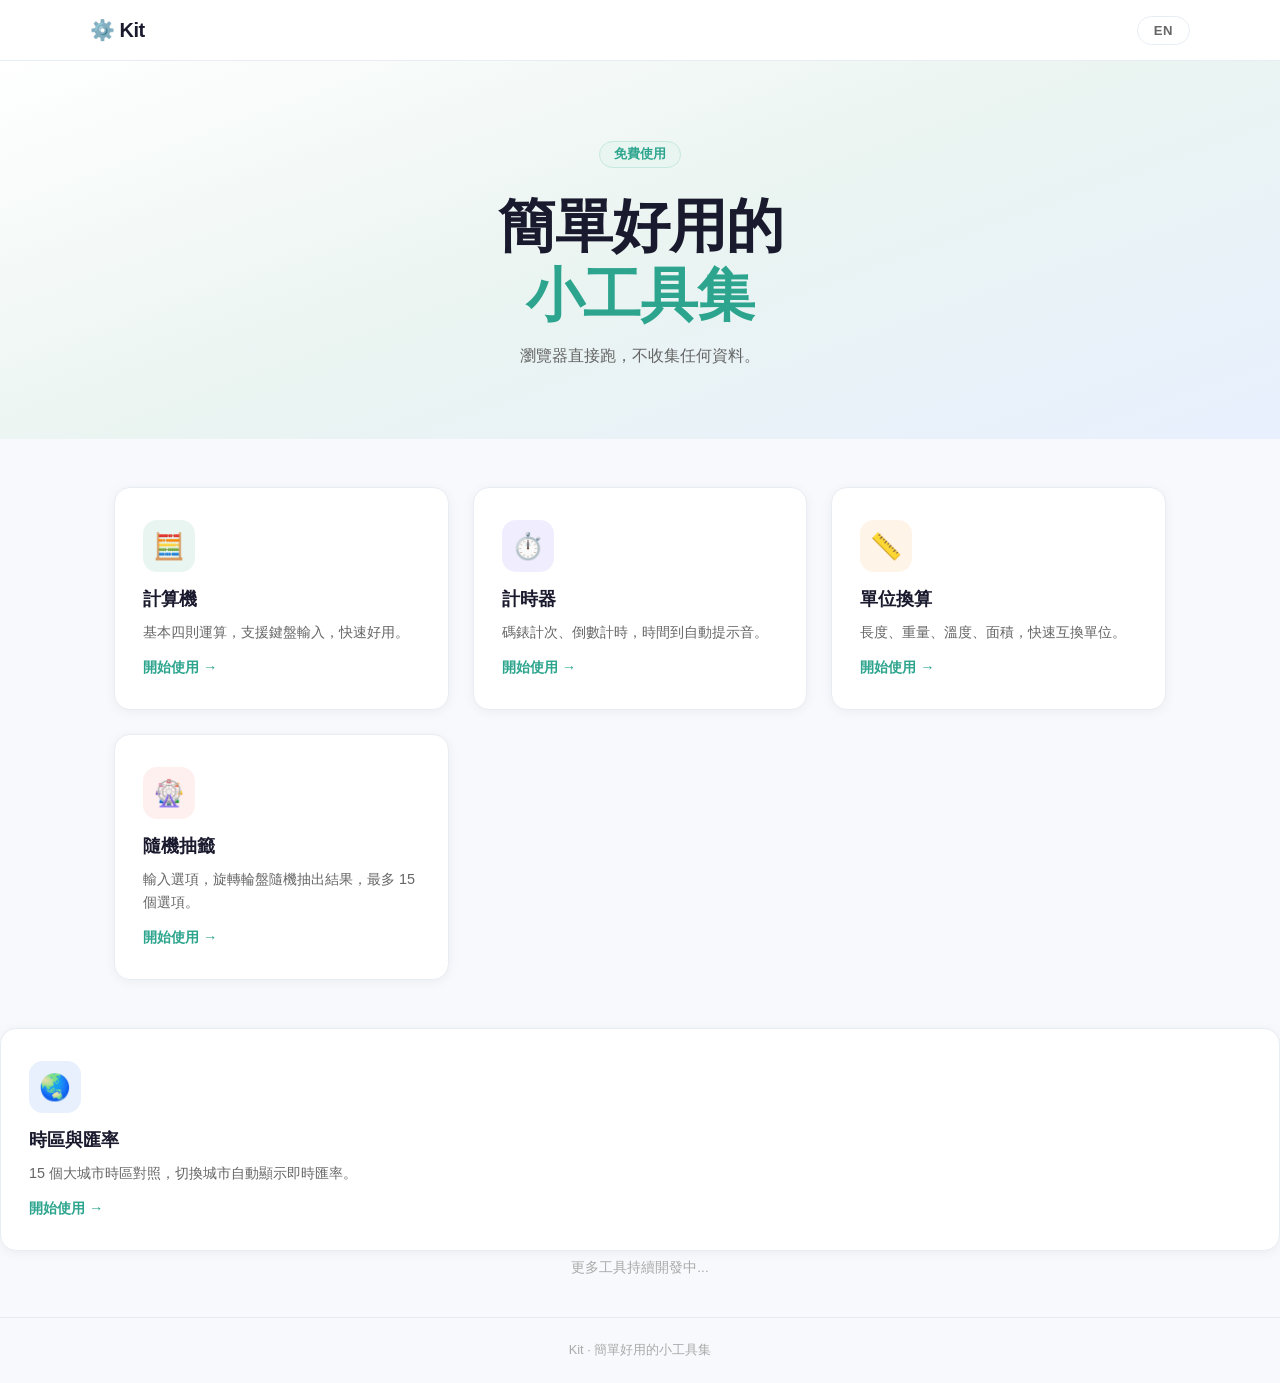
<file: index.html>
<!DOCTYPE html>
<html lang="zh-TW">
<head>
  <meta charset="UTF-8">
  <meta name="viewport" content="width=device-width, initial-scale=1.0">
  <title>Kit｜簡單好用的小工具集</title>
  <link rel="stylesheet" href="style.css">
  <script src="lang.js"></script>
</head>
<body>

  <nav class="navbar">
    <div class="nav-inner">
      <a href="index.html" class="logo">⚙️ Kit</a>
      <button id="lang-toggle" class="lang-toggle" onclick="toggleLang()">EN</button>
    </div>
  </nav>

  <section class="hero">
    <span class="badge" data-zh="免費使用" data-en="Free">免費使用</span>
    <h1>
      <span data-zh="簡單好用的" data-en="Simple &amp; Useful">簡單好用的</span><br>
      <span class="accent" data-zh="小工具集" data-en="Toolkit">小工具集</span>
    </h1>
    <p data-zh="瀏覽器直接跑，不收集任何資料。" data-en="Runs in your browser. Zero data collected.">瀏覽器直接跑，不收集任何資料。</p>
  </section>

  <section class="tools-grid">

    <a href="tools/calculator.html" class="tool-card">
      <div class="tool-icon" style="background:#e8f5f0; color:#2da58e;">🧮</div>
      <h2 data-zh="計算機" data-en="Calculator">計算機</h2>
      <p data-zh="基本四則運算，支援鍵盤輸入，快速好用。" data-en="Basic arithmetic with keyboard support. Fast and handy.">基本四則運算，支援鍵盤輸入，快速好用。</p>
      <span class="tool-link" data-zh="開始使用 →" data-en="Get Started →">開始使用 →</span>
    </a>

    <a href="tools/timer.html" class="tool-card">
      <div class="tool-icon" style="background:#f0eefe; color:#7c6fe0;">⏱️</div>
      <h2 data-zh="計時器" data-en="Timer">計時器</h2>
      <p data-zh="碼錶計次、倒數計時，時間到自動提示音。" data-en="Stopwatch with laps and countdown with alert sound.">碼錶計次、倒數計時，時間到自動提示音。</p>
      <span class="tool-link" data-zh="開始使用 →" data-en="Get Started →">開始使用 →</span>
    </a>

    <a href="tools/unit-converter.html" class="tool-card">
      <div class="tool-icon" style="background:#fff4e8; color:#e07c2a;">📏</div>
      <h2 data-zh="單位換算" data-en="Unit Converter">單位換算</h2>
      <p data-zh="長度、重量、溫度、面積，快速互換單位。" data-en="Convert length, weight, temperature, and area instantly.">長度、重量、溫度、面積，快速互換單位。</p>
      <span class="tool-link" data-zh="開始使用 →" data-en="Get Started →">開始使用 →</span>
    </a>

    <a href="tools/wheel.html" class="tool-card">
      <div class="tool-icon" style="background:#fff0f0; color:#e05c5c;">🎡</div>
      <h2 data-zh="隨機抽籤" data-en="Random Draw">隨機抽籤</h2>
      <p data-zh="輸入選項，旋轉輪盤隨機抽出結果，最多 15 個選項。" data-en="Add options and spin the wheel for a random result. Up to 15 options.">輸入選項，旋轉輪盤隨機抽出結果，最多 15 個選項。</p>
      <span class="tool-link" data-zh="開始使用 →" data-en="Get Started →">開始使用 →</span>
    </a>

  </section>

    <a href="tools/world-clock.html" class="tool-card">
      <div class="tool-icon" style="background:#e8f0fe; color:#3a86ff;">🌏</div>
      <h2 data-zh="時區與匯率" data-en="Time Zone & Rate">時區與匯率</h2>
      <p data-zh="15 個大城市時區對照，切換城市自動顯示即時匯率。" data-en="Compare 15 major city time zones with live exchange rates.">15 個大城市時區對照，切換城市自動顯示即時匯率。</p>
      <span class="tool-link" data-zh="開始使用 →" data-en="Get Started →">開始使用 →</span>
    </a>

  </section>

  <div class="footer-note" data-zh="更多工具持續開發中..." data-en="More tools coming soon...">更多工具持續開發中...</div>

  <footer>
    <p data-zh="Kit · 簡單好用的小工具集" data-en="Kit · Simple & Useful Toolkit">Kit · 簡單好用的小工具集</p>
  </footer>

</body>
</html>
</file>
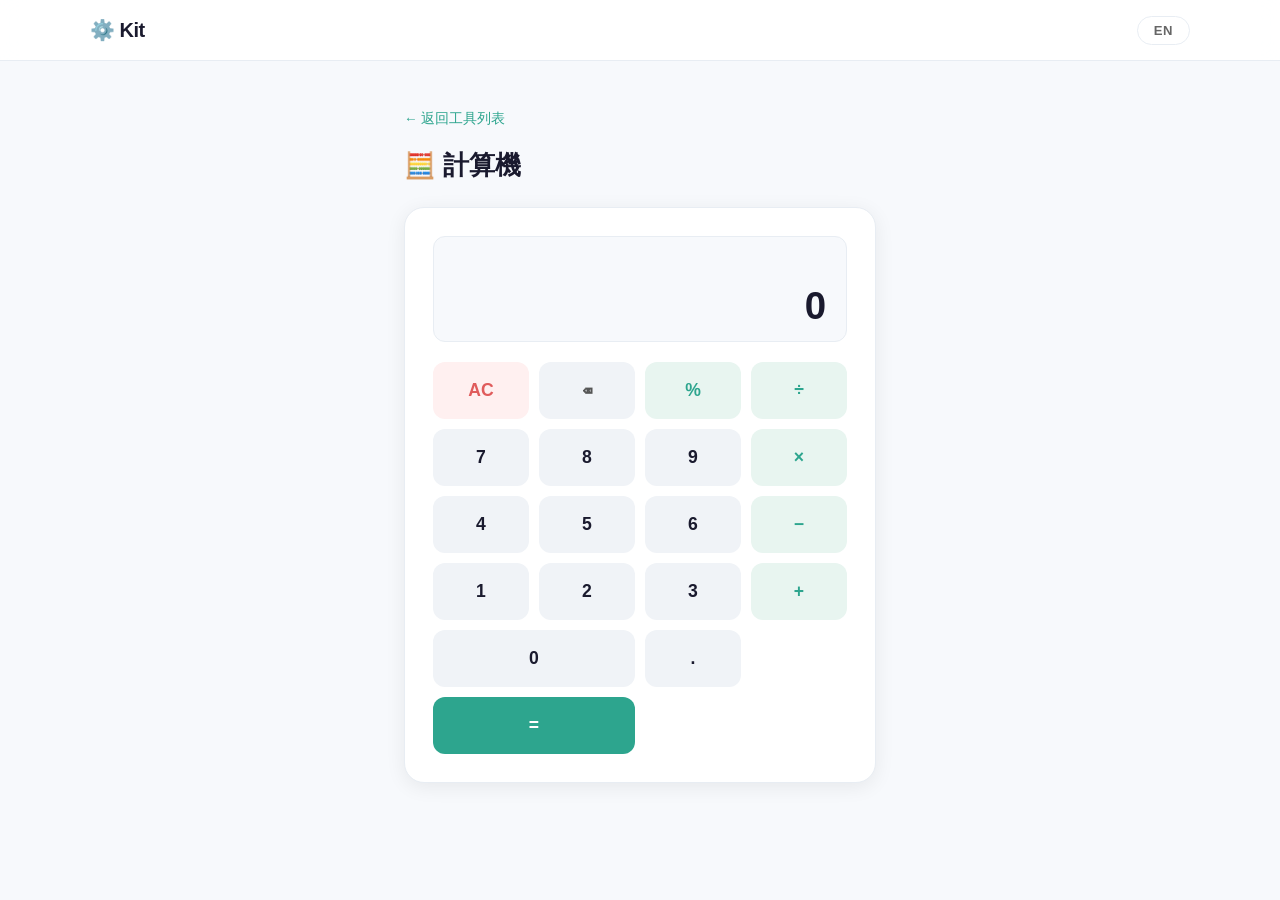
<file: tools/calculator.html>
<!DOCTYPE html>
<html lang="zh-TW">
<head>
  <meta charset="UTF-8">
  <meta name="viewport" content="width=device-width, initial-scale=1.0">
  <title>計算機｜Kit</title>
  <link rel="stylesheet" href="../style.css">
  <script src="../lang.js"></script>
</head>
<body>

  <nav class="navbar">
    <div class="nav-inner">
      <a href="../index.html" class="logo">⚙️ Kit</a>
      <button id="lang-toggle" class="lang-toggle" onclick="toggleLang()">EN</button>
    </div>
  </nav>

  <div class="tool-page-wrap">
    <a href="../index.html" class="back-link" data-zh="← 返回工具列表" data-en="← Back to Tools">← 返回工具列表</a>
    <h1>🧮 <span data-zh="計算機" data-en="Calculator">計算機</span></h1>

    <div class="calc-wrap">
      <div class="calc-display">
        <div class="calc-expression" id="expression"></div>
        <div class="calc-value" id="display">0</div>
      </div>

      <div class="calc-buttons">
        <button class="calc-btn btn-clear" onclick="clearAll()">AC</button>
        <button class="calc-btn btn-back"  onclick="backspace()">⌫</button>
        <button class="calc-btn btn-op"    onclick="inputOp('%')">%</button>
        <button class="calc-btn btn-op"    onclick="inputOp('÷')">÷</button>

        <button class="calc-btn btn-num"   onclick="inputNum('7')">7</button>
        <button class="calc-btn btn-num"   onclick="inputNum('8')">8</button>
        <button class="calc-btn btn-num"   onclick="inputNum('9')">9</button>
        <button class="calc-btn btn-op"    onclick="inputOp('×')">×</button>

        <button class="calc-btn btn-num"   onclick="inputNum('4')">4</button>
        <button class="calc-btn btn-num"   onclick="inputNum('5')">5</button>
        <button class="calc-btn btn-num"   onclick="inputNum('6')">6</button>
        <button class="calc-btn btn-op"    onclick="inputOp('−')">−</button>

        <button class="calc-btn btn-num"   onclick="inputNum('1')">1</button>
        <button class="calc-btn btn-num"   onclick="inputNum('2')">2</button>
        <button class="calc-btn btn-num"   onclick="inputNum('3')">3</button>
        <button class="calc-btn btn-op"    onclick="inputOp('+')">+</button>

        <button class="calc-btn btn-num btn-zero" onclick="inputNum('0')">0</button>
        <button class="calc-btn btn-num"   onclick="inputDot()">.</button>
        <button class="calc-btn btn-eq"    onclick="calculate()">=</button>
      </div>
    </div>
  </div>

  <script>
    let current = '0';
    let expression = '';
    let justCalc = false;

    const displayEl = document.getElementById('display');
    const exprEl = document.getElementById('expression');

    function update() {
      displayEl.textContent = current;
      exprEl.textContent = expression;
    }

    function inputNum(n) {
      if (justCalc) { current = n; expression = ''; justCalc = false; }
      else current = current === '0' ? n : current + n;
      update();
    }

    function inputDot() {
      if (justCalc) { current = '0.'; expression = ''; justCalc = false; }
      else if (!current.includes('.')) current += '.';
      update();
    }

    function inputOp(op) {
      justCalc = false;
      expression = (expression || current) + ' ' + op + ' ';
      current = '0';
      update();
    }

    function clearAll() {
      current = '0'; expression = ''; justCalc = false;
      update();
    }

    function backspace() {
      if (justCalc) { clearAll(); return; }
      current = current.length > 1 ? current.slice(0, -1) : '0';
      update();
    }

    function calculate() {
      if (!expression) return;
      const full = expression + current;
      exprEl.textContent = full + ' =';
      try {
        const sanitized = full
          .replace(/÷/g, '/')
          .replace(/×/g, '*')
          .replace(/−/g, '-')
          .replace(/(\d+)\s*%/g, '($1/100)');
        const result = Function('"use strict"; return (' + sanitized + ')')();
        current = parseFloat(result.toFixed(10)).toString();
      } catch {
        current = t('錯誤', 'Error');
      }
      expression = '';
      justCalc = true;
      displayEl.textContent = current;
    }

    document.addEventListener('keydown', e => {
      if (e.key >= '0' && e.key <= '9') inputNum(e.key);
      else if (e.key === '.') inputDot();
      else if (e.key === '+') inputOp('+');
      else if (e.key === '-') inputOp('−');
      else if (e.key === '*') inputOp('×');
      else if (e.key === '/') { e.preventDefault(); inputOp('÷'); }
      else if (e.key === '%') inputOp('%');
      else if (e.key === 'Enter' || e.key === '=') calculate();
      else if (e.key === 'Backspace') backspace();
      else if (e.key === 'Escape') clearAll();
    });
  </script>

</body>
</html>
</file>
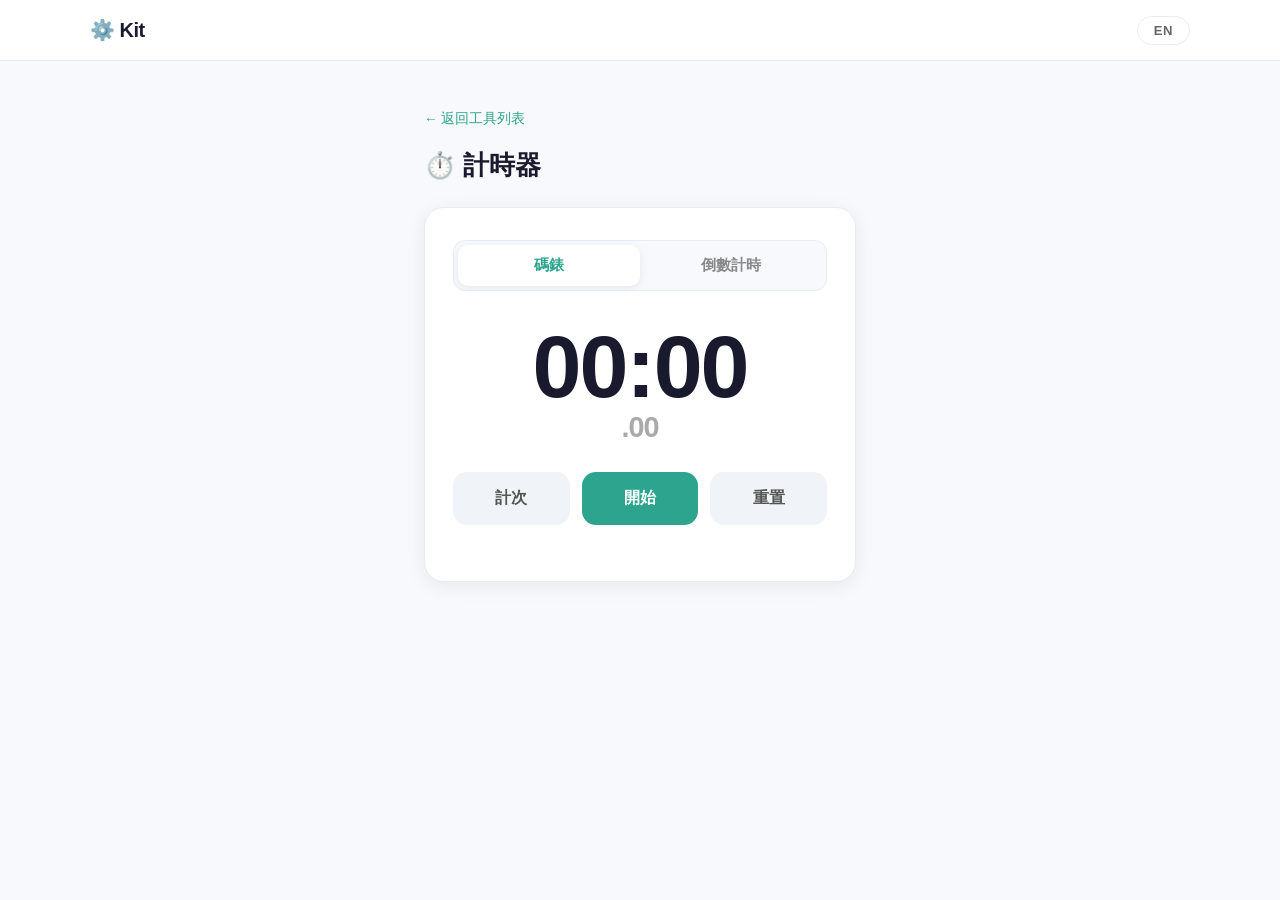
<file: tools/timer.html>
<!DOCTYPE html>
<html lang="zh-TW">
<head>
  <meta charset="UTF-8">
  <meta name="viewport" content="width=device-width, initial-scale=1.0">
  <title>計時器｜Kit</title>
  <link rel="stylesheet" href="../style.css">
  <script src="../lang.js"></script>
  <style>
    .timer-wrap {
      background: #fff;
      border-radius: 20px;
      padding: 32px 28px;
      border: 1px solid #e8edf3;
      box-shadow: 0 4px 20px rgba(0,0,0,0.07);
    }
    .mode-tabs {
      display: flex;
      background: #f7f9fc;
      border-radius: 12px;
      padding: 4px;
      margin-bottom: 32px;
      border: 1px solid #e8edf3;
    }
    .mode-tab {
      flex: 1; padding: 10px; border: none; border-radius: 10px;
      background: transparent; font-size: 0.95rem; font-weight: 600;
      color: #888; cursor: pointer; font-family: inherit; transition: all 0.18s;
    }
    .mode-tab.active { background: #fff; color: #2da58e; box-shadow: 0 2px 8px rgba(0,0,0,0.08); }
    .clock-display { text-align: center; margin: 8px 0 28px; }
    .clock-time {
      font-size: clamp(3.5rem, 14vw, 5.5rem);
      font-weight: 800; letter-spacing: -2px; color: #1a1a2e;
      font-variant-numeric: tabular-nums; line-height: 1;
    }
    .clock-ms { font-size: 1.8rem; font-weight: 600; color: #aaa; letter-spacing: -1px; }
    .ring-wrap {
      display: flex; justify-content: center; margin-bottom: 12px; position: relative;
    }
    .ring-svg { transform: rotate(-90deg); }
    .ring-bg   { fill: none; stroke: #f0f3f7; stroke-width: 8; }
    .ring-prog { fill: none; stroke: #2da58e; stroke-width: 8;
                 stroke-linecap: round; transition: stroke-dashoffset 0.9s linear; }
    .ring-text {
      position: absolute; inset: 0; display: flex;
      flex-direction: column; align-items: center; justify-content: center;
    }
    .cd-inputs {
      display: flex; justify-content: center; gap: 8px; align-items: flex-end; margin-bottom: 28px;
    }
    .cd-field { text-align: center; }
    .cd-field label { display: block; font-size: 0.75rem; color: #aaa; margin-bottom: 4px; }
    .cd-input {
      width: 72px; padding: 12px 8px; border: 1.5px solid #e8edf3; border-radius: 12px;
      font-size: 1.6rem; font-weight: 700; text-align: center; font-family: inherit;
      color: #1a1a2e; background: #f7f9fc; outline: none; transition: border-color 0.15s;
    }
    .cd-input:focus { border-color: #2da58e; background: #fff; }
    .cd-sep { font-size: 1.8rem; font-weight: 700; color: #ccc; padding-bottom: 10px; }
    .btn-row { display: flex; gap: 12px; justify-content: center; }
    .t-btn {
      flex: 1; max-width: 160px; padding: 16px; border: none; border-radius: 14px;
      font-size: 1rem; font-weight: 700; cursor: pointer; font-family: inherit;
      transition: filter 0.15s, transform 0.1s;
    }
    .t-btn:active { transform: scale(0.96); }
    .t-btn:hover { filter: brightness(0.93); }
    .btn-primary   { background: #2da58e; color: #fff; }
    .btn-secondary { background: #f0f3f7; color: #555; }
    .lap-list { margin-top: 24px; max-height: 200px; overflow-y: auto; }
    .lap-item {
      display: flex; justify-content: space-between; padding: 10px 14px;
      border-radius: 10px; font-size: 0.9rem; font-variant-numeric: tabular-nums;
    }
    .lap-item:nth-child(odd) { background: #f7f9fc; }
    .lap-label { color: #888; font-weight: 600; }
    .lap-time  { font-weight: 700; color: #1a1a2e; }
    .lap-delta { color: #aaa; }
    .hidden { display: none !important; }
  </style>
</head>
<body>

  <nav class="navbar">
    <div class="nav-inner">
      <a href="../index.html" class="logo">⚙️ Kit</a>
      <button id="lang-toggle" class="lang-toggle" onclick="toggleLang()">EN</button>
    </div>
  </nav>

  <div class="tool-page-wrap" style="max-width:480px">
    <a href="../index.html" class="back-link" data-zh="← 返回工具列表" data-en="← Back to Tools">← 返回工具列表</a>
    <h1>⏱️ <span data-zh="計時器" data-en="Timer">計時器</span></h1>

    <div class="timer-wrap">
      <div class="mode-tabs">
        <button class="mode-tab active" id="tab-sw" onclick="switchMode('stopwatch')" data-zh="碼錶" data-en="Stopwatch">碼錶</button>
        <button class="mode-tab" id="tab-cd" onclick="switchMode('countdown')" data-zh="倒數計時" data-en="Countdown">倒數計時</button>
      </div>

      <!-- STOPWATCH -->
      <div id="sw-panel">
        <div class="clock-display">
          <div class="clock-time" id="sw-display">00:00</div>
          <div class="clock-ms" id="sw-ms">.00</div>
        </div>
        <div class="btn-row">
          <button class="t-btn btn-secondary" id="sw-lap-btn" onclick="swLap()" disabled data-zh="計次" data-en="Lap">計次</button>
          <button class="t-btn btn-primary"   id="sw-start-btn" onclick="swToggle()" data-zh="開始" data-en="Start">開始</button>
          <button class="t-btn btn-secondary" id="sw-reset-btn" onclick="swReset()" data-zh="重置" data-en="Reset">重置</button>
        </div>
        <div class="lap-list" id="sw-laps"></div>
      </div>

      <!-- COUNTDOWN -->
      <div id="cd-panel" class="hidden">
        <div class="ring-wrap">
          <svg class="ring-svg" width="200" height="200" viewBox="0 0 200 200">
            <circle class="ring-bg"   cx="100" cy="100" r="86"/>
            <circle class="ring-prog" id="cd-ring" cx="100" cy="100" r="86"
                    stroke-dasharray="540" stroke-dashoffset="0"/>
          </svg>
          <div class="ring-text">
            <div class="clock-time" id="cd-display" style="font-size:3rem">00:00</div>
          </div>
        </div>

        <div class="cd-inputs" id="cd-inputs">
          <div class="cd-field">
            <label id="label-h" data-zh="時" data-en="H">時</label>
            <input class="cd-input" id="cd-h" type="number" min="0" max="99" value="0">
          </div>
          <div class="cd-sep">:</div>
          <div class="cd-field">
            <label id="label-m" data-zh="分" data-en="M">分</label>
            <input class="cd-input" id="cd-m" type="number" min="0" max="59" value="5">
          </div>
          <div class="cd-sep">:</div>
          <div class="cd-field">
            <label id="label-s" data-zh="秒" data-en="S">秒</label>
            <input class="cd-input" id="cd-s" type="number" min="0" max="59" value="0">
          </div>
        </div>

        <div class="btn-row">
          <button class="t-btn btn-primary"   id="cd-start-btn" onclick="cdToggle()" data-zh="開始" data-en="Start">開始</button>
          <button class="t-btn btn-secondary" id="cd-reset-btn" onclick="cdReset()" data-zh="重置" data-en="Reset">重置</button>
        </div>
      </div>
    </div>
  </div>

  <script>
    function switchMode(mode) {
      document.getElementById('tab-sw').classList.toggle('active', mode === 'stopwatch');
      document.getElementById('tab-cd').classList.toggle('active', mode === 'countdown');
      document.getElementById('sw-panel').classList.toggle('hidden', mode !== 'stopwatch');
      document.getElementById('cd-panel').classList.toggle('hidden', mode !== 'countdown');
    }

    /* ══ STOPWATCH ══ */
    let swInterval=null, swElapsed=0, swStart=0, swRunning=false;
    let laps=[], lastLapTime=0;

    function swFmt(ms) {
      const h=Math.floor(ms/3600000), m=Math.floor((ms%3600000)/60000);
      const s=Math.floor((ms%60000)/1000), cs=Math.floor((ms%1000)/10);
      const main = h>0
        ? `${pad(h)}:${pad(m)}:${pad(s)}`
        : `${pad(m)}:${pad(s)}`;
      return { main, cs: '.'+pad(cs) };
    }
    function pad(n){return String(n).padStart(2,'0');}

    function swTick() {
      swElapsed = Date.now() - swStart;
      const {main,cs} = swFmt(swElapsed);
      document.getElementById('sw-display').textContent = main;
      document.getElementById('sw-ms').textContent = cs;
    }

    function swToggle() {
      if (!swRunning) {
        swStart = Date.now() - swElapsed;
        swInterval = setInterval(swTick, 30);
        swRunning = true;
        document.getElementById('sw-start-btn').textContent = t('暫停','Pause');
        document.getElementById('sw-lap-btn').disabled = false;
      } else {
        clearInterval(swInterval);
        swRunning = false;
        document.getElementById('sw-start-btn').textContent = t('繼續','Resume');
      }
    }

    function swReset() {
      clearInterval(swInterval);
      swRunning=false; swElapsed=0; laps=[]; lastLapTime=0;
      document.getElementById('sw-display').textContent='00:00';
      document.getElementById('sw-ms').textContent='.00';
      document.getElementById('sw-start-btn').textContent=t('開始','Start');
      document.getElementById('sw-lap-btn').disabled=true;
      document.getElementById('sw-laps').innerHTML='';
    }

    function swLap() {
      const delta = swElapsed - lastLapTime;
      lastLapTime = swElapsed;
      laps.unshift({n:laps.length+1, total:swElapsed, delta});
      renderLaps();
    }

    function renderLaps() {
      const lapWord = t('第','#'), lapSuffix = t(' 次','');
      document.getElementById('sw-laps').innerHTML = laps.map(l => {
        const {main:tm,cs:tcs}=swFmt(l.total), {main:dm,cs:dcs}=swFmt(l.delta);
        return `<div class="lap-item">
          <span class="lap-label">${lapWord}${l.n}${lapSuffix}</span>
          <span class="lap-delta">+${dm}${dcs}</span>
          <span class="lap-time">${tm}${tcs}</span>
        </div>`;
      }).join('');
    }

    /* ══ COUNTDOWN ══ */
    let cdInterval=null, cdRemaining=0, cdTotal=0, cdRunning=false;
    const CIRC = 2*Math.PI*86;

    function cdFmt(ms) {
      const h=Math.floor(ms/3600000), m=Math.floor((ms%3600000)/60000);
      const s=Math.ceil((ms%60000)/1000)%60;
      return h>0 ? `${pad(h)}:${pad(m)}:${pad(s)}` : `${pad(m)}:${pad(s)}`;
    }

    function cdGetInput() {
      const h=parseInt(document.getElementById('cd-h').value)||0;
      const m=parseInt(document.getElementById('cd-m').value)||0;
      const s=parseInt(document.getElementById('cd-s').value)||0;
      return (h*3600+m*60+s)*1000;
    }

    function cdUpdateRing(rem, total) {
      const pct = total>0 ? rem/total : 0;
      document.getElementById('cd-ring').style.strokeDashoffset = CIRC*(1-pct);
      document.getElementById('cd-ring').style.stroke =
        pct>0.33?'#2da58e':pct>0.1?'#e07c2a':'#e05c5c';
    }

    function cdTick() {
      cdRemaining -= 100;
      if (cdRemaining <= 0) {
        cdRemaining=0; clearInterval(cdInterval); cdRunning=false;
        document.getElementById('cd-start-btn').textContent=t('開始','Start');
        document.getElementById('cd-inputs').classList.remove('hidden');
        cdPlayBeep();
      }
      document.getElementById('cd-display').textContent=cdFmt(cdRemaining);
      cdUpdateRing(cdRemaining, cdTotal);
    }

    function cdToggle() {
      if (!cdRunning) {
        if (cdRemaining===0) { cdTotal=cdGetInput(); cdRemaining=cdTotal; if(!cdRemaining) return; }
        document.getElementById('cd-inputs').classList.add('hidden');
        cdInterval=setInterval(cdTick,100); cdRunning=true;
        document.getElementById('cd-start-btn').textContent=t('暫停','Pause');
      } else {
        clearInterval(cdInterval); cdRunning=false;
        document.getElementById('cd-start-btn').textContent=t('繼續','Resume');
      }
    }

    function cdReset() {
      clearInterval(cdInterval); cdRunning=false; cdRemaining=0;
      document.getElementById('cd-display').textContent='00:00';
      document.getElementById('cd-start-btn').textContent=t('開始','Start');
      document.getElementById('cd-inputs').classList.remove('hidden');
      cdUpdateRing(1,1);
    }

    function cdPlayBeep() {
      try {
        const ctx=new(window.AudioContext||window.webkitAudioContext)();
        [0,0.3,0.6].forEach(delay=>{
          const o=ctx.createOscillator(), g=ctx.createGain();
          o.connect(g); g.connect(ctx.destination);
          o.frequency.value=880;
          g.gain.setValueAtTime(0.4,ctx.currentTime+delay);
          g.gain.exponentialRampToValueAtTime(0.001,ctx.currentTime+delay+0.25);
          o.start(ctx.currentTime+delay); o.stop(ctx.currentTime+delay+0.25);
        });
      } catch(e){}
    }

    // Re-apply dynamic button labels on lang change
    document.addEventListener('langchange', () => {
      if (swRunning) document.getElementById('sw-start-btn').textContent=t('暫停','Pause');
      else if (swElapsed>0) document.getElementById('sw-start-btn').textContent=t('繼續','Resume');
      else document.getElementById('sw-start-btn').textContent=t('開始','Start');

      if (cdRunning) document.getElementById('cd-start-btn').textContent=t('暫停','Pause');
      else if (cdRemaining>0) document.getElementById('cd-start-btn').textContent=t('繼續','Resume');
      else document.getElementById('cd-start-btn').textContent=t('開始','Start');

      if (laps.length) renderLaps();
    });

    document.getElementById('cd-ring').style.strokeDasharray=CIRC;
    document.getElementById('cd-ring').style.strokeDashoffset=0;

    document.addEventListener('keydown', e => {
      if (e.code==='Space' && e.target.tagName!=='INPUT') {
        e.preventDefault();
        const isCD=!document.getElementById('cd-panel').classList.contains('hidden');
        isCD ? cdToggle() : swToggle();
      }
    });
  </script>

</body>
</html>
</file>
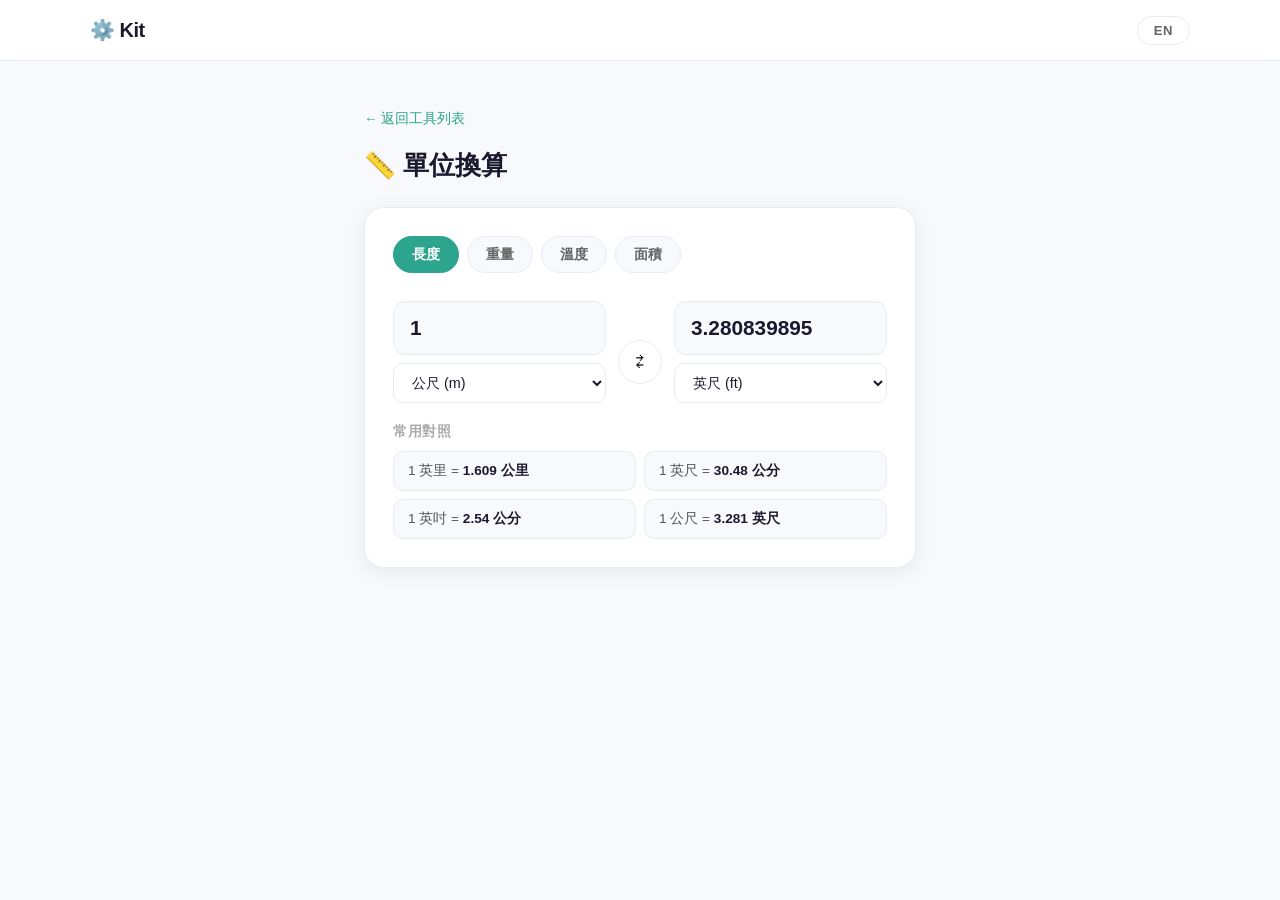
<file: tools/unit-converter.html>
<!DOCTYPE html>
<html lang="zh-TW">
<head>
  <meta charset="UTF-8">
  <meta name="viewport" content="width=device-width, initial-scale=1.0">
  <title>單位換算｜Kit</title>
  <link rel="stylesheet" href="../style.css">
  <script src="../lang.js"></script>
  <style>
    .uc-wrap {
      background: #fff;
      border-radius: 20px;
      padding: 28px;
      border: 1px solid #e8edf3;
      box-shadow: 0 4px 20px rgba(0,0,0,0.07);
    }
    .category-tabs {
      display: flex;
      gap: 8px;
      margin-bottom: 28px;
      flex-wrap: wrap;
    }
    .tab-btn {
      padding: 8px 18px;
      border: 1px solid #e8edf3;
      border-radius: 999px;
      background: #f7f9fc;
      color: #666;
      font-size: 0.9rem;
      font-weight: 600;
      cursor: pointer;
      font-family: inherit;
      transition: all 0.15s;
    }
    .tab-btn.active { background: #2da58e; color: #fff; border-color: #2da58e; }
    .tab-btn:hover:not(.active) { border-color: #2da58e; color: #2da58e; }
    .converter-row {
      display: grid;
      grid-template-columns: 1fr auto 1fr;
      gap: 12px;
      align-items: center;
      margin-bottom: 20px;
    }
    .conv-side { display: flex; flex-direction: column; gap: 8px; }
    .conv-input {
      width: 100%;
      padding: 14px 16px;
      border: 1.5px solid #e8edf3;
      border-radius: 12px;
      font-size: 1.3rem;
      font-weight: 600;
      font-family: inherit;
      color: #1a1a2e;
      background: #f7f9fc;
      outline: none;
      transition: border-color 0.15s;
    }
    .conv-input:focus { border-color: #2da58e; background: #fff; }
    .conv-select {
      width: 100%;
      padding: 10px 14px;
      border: 1.5px solid #e8edf3;
      border-radius: 10px;
      font-size: 0.9rem;
      font-family: inherit;
      color: #1a1a2e;
      background: #fff;
      outline: none;
      cursor: pointer;
      transition: border-color 0.15s;
    }
    .conv-select:focus { border-color: #2da58e; }
    .swap-btn {
      width: 44px; height: 44px;
      border-radius: 50%;
      border: 1.5px solid #e8edf3;
      background: #fff;
      font-size: 1.2rem;
      cursor: pointer;
      display: flex; align-items: center; justify-content: center;
      transition: all 0.15s;
      margin-top: 20px;
      flex-shrink: 0;
    }
    .swap-btn:hover { background: #e8f5f0; border-color: #2da58e; }
    .common-table { margin-top: 8px; }
    .common-table h3 {
      font-size: 0.85rem; color: #aaa; font-weight: 600;
      margin-bottom: 10px; text-transform: uppercase; letter-spacing: 0.5px;
    }
    .table-grid { display: grid; grid-template-columns: repeat(auto-fill, minmax(180px, 1fr)); gap: 8px; }
    .table-item {
      background: #f7f9fc; border-radius: 10px; padding: 10px 14px;
      font-size: 0.85rem; color: #555; border: 1px solid #e8edf3;
    }
    .table-item span { font-weight: 700; color: #1a1a2e; }
  </style>
</head>
<body>

  <nav class="navbar">
    <div class="nav-inner">
      <a href="../index.html" class="logo">⚙️ Kit</a>
      <button id="lang-toggle" class="lang-toggle" onclick="toggleLang()">EN</button>
    </div>
  </nav>

  <div class="tool-page-wrap" style="max-width:600px">
    <a href="../index.html" class="back-link" data-zh="← 返回工具列表" data-en="← Back to Tools">← 返回工具列表</a>
    <h1>📏 <span data-zh="單位換算" data-en="Unit Converter">單位換算</span></h1>

    <div class="uc-wrap">
      <div class="category-tabs" id="catTabs"></div>

      <div class="converter-row">
        <div class="conv-side">
          <input class="conv-input" id="inputA" type="number" value="1" oninput="convertAtoB()">
          <select class="conv-select" id="selectA" onchange="convertAtoB()"></select>
        </div>
        <button class="swap-btn" onclick="swapUnits()" title="⇄">⇄</button>
        <div class="conv-side">
          <input class="conv-input" id="inputB" type="number" oninput="convertBtoA()">
          <select class="conv-select" id="selectB" onchange="convertAtoB()"></select>
        </div>
      </div>

      <div class="common-table">
        <h3 id="commonTitle" data-zh="常用對照" data-en="Quick Reference">常用對照</h3>
        <div class="table-grid" id="commonTable"></div>
      </div>
    </div>
  </div>

  <script>
    const categories = {
      length: {
        zh: '長度', en: 'Length',
        units: [
          { zh: '公里 (km)', en: 'Kilometer (km)', value: 'km', toBase: v => v * 1000 },
          { zh: '公尺 (m)',  en: 'Meter (m)',       value: 'm',  toBase: v => v },
          { zh: '公分 (cm)', en: 'Centimeter (cm)', value: 'cm', toBase: v => v / 100 },
          { zh: '公厘 (mm)', en: 'Millimeter (mm)', value: 'mm', toBase: v => v / 1000 },
          { zh: '英里 (mi)', en: 'Mile (mi)',        value: 'mi', toBase: v => v * 1609.344 },
          { zh: '碼 (yd)',   en: 'Yard (yd)',        value: 'yd', toBase: v => v * 0.9144 },
          { zh: '英尺 (ft)', en: 'Foot (ft)',        value: 'ft', toBase: v => v * 0.3048 },
          { zh: '英吋 (in)', en: 'Inch (in)',        value: 'in', toBase: v => v * 0.0254 },
        ],
        fromBase: (v, u) => ({ km:v/1000, m:v, cm:v*100, mm:v*1000, mi:v/1609.344, yd:v/0.9144, ft:v/0.3048, in:v/0.0254 })[u],
        defaults: ['m', 'ft'],
        common: {
          zh: ['1 英里 = <span>1.609 公里</span>','1 英尺 = <span>30.48 公分</span>','1 英吋 = <span>2.54 公分</span>','1 公尺 = <span>3.281 英尺</span>'],
          en: ['1 mile = <span>1.609 km</span>','1 foot = <span>30.48 cm</span>','1 inch = <span>2.54 cm</span>','1 meter = <span>3.281 ft</span>'],
        }
      },
      weight: {
        zh: '重量', en: 'Weight',
        units: [
          { zh: '公斤 (kg)', en: 'Kilogram (kg)',  value: 'kg',    toBase: v => v },
          { zh: '公克 (g)',  en: 'Gram (g)',        value: 'g',     toBase: v => v / 1000 },
          { zh: '毫克 (mg)', en: 'Milligram (mg)', value: 'mg',    toBase: v => v / 1e6 },
          { zh: '公噸 (t)',  en: 'Metric Ton (t)', value: 't',     toBase: v => v * 1000 },
          { zh: '磅 (lb)',   en: 'Pound (lb)',      value: 'lb',    toBase: v => v * 0.453592 },
          { zh: '盎司 (oz)', en: 'Ounce (oz)',      value: 'oz',    toBase: v => v * 0.0283495 },
          { zh: '台斤',      en: 'Catty',           value: 'catty', toBase: v => v * 0.6 },
        ],
        fromBase: (v, u) => ({ kg:v, g:v*1000, mg:v*1e6, t:v/1000, lb:v/0.453592, oz:v/0.0283495, catty:v/0.6 })[u],
        defaults: ['kg', 'lb'],
        common: {
          zh: ['1 公斤 = <span>2.205 磅</span>','1 磅 = <span>453.6 公克</span>','1 台斤 = <span>600 公克</span>','1 盎司 = <span>28.35 公克</span>'],
          en: ['1 kg = <span>2.205 lb</span>','1 lb = <span>453.6 g</span>','1 catty = <span>600 g</span>','1 oz = <span>28.35 g</span>'],
        }
      },
      temperature: {
        zh: '溫度', en: 'Temperature',
        units: [
          { zh: '攝氏 (°C)', en: 'Celsius (°C)',    value: 'C' },
          { zh: '華氏 (°F)', en: 'Fahrenheit (°F)', value: 'F' },
          { zh: '克氏 (K)',  en: 'Kelvin (K)',       value: 'K' },
        ],
        convert: (v, from, to) => {
          let c = from==='C'?v : from==='F'?(v-32)*5/9 : v-273.15;
          return to==='C'?c : to==='F'?c*9/5+32 : c+273.15;
        },
        defaults: ['C', 'F'],
        common: {
          zh: ['0°C = <span>32°F</span>','100°C = <span>212°F</span>','37°C = <span>98.6°F</span>','20°C = <span>293.15 K</span>'],
          en: ['0°C = <span>32°F</span>','100°C = <span>212°F</span>','37°C = <span>98.6°F</span>','20°C = <span>293.15 K</span>'],
        }
      },
      area: {
        zh: '面積', en: 'Area',
        units: [
          { zh: '平方公里 (km²)', en: 'Sq Kilometer (km²)', value: 'km2',  toBase: v => v * 1e6 },
          { zh: '平方公尺 (m²)',  en: 'Sq Meter (m²)',      value: 'm2',   toBase: v => v },
          { zh: '平方公分 (cm²)', en: 'Sq Centimeter (cm²)',value: 'cm2',  toBase: v => v / 1e4 },
          { zh: '公頃 (ha)',      en: 'Hectare (ha)',        value: 'ha',   toBase: v => v * 1e4 },
          { zh: '英畝 (acre)',    en: 'Acre',                value: 'acre', toBase: v => v * 4046.86 },
          { zh: '坪',             en: 'Ping (坪)',            value: 'ping', toBase: v => v * 3.30579 },
          { zh: '平方英尺 (ft²)', en: 'Sq Foot (ft²)',       value: 'ft2',  toBase: v => v * 0.092903 },
        ],
        fromBase: (v, u) => ({ km2:v/1e6, m2:v, cm2:v*1e4, ha:v/1e4, acre:v/4046.86, ping:v/3.30579, ft2:v/0.092903 })[u],
        defaults: ['m2', 'ping'],
        common: {
          zh: ['1 坪 = <span>3.306 m²</span>','1 公頃 = <span>3025 坪</span>','1 英畝 = <span>4046.9 m²</span>','1 km² = <span>100 公頃</span>'],
          en: ['1 Ping = <span>3.306 m²</span>','1 ha = <span>10,000 m²</span>','1 acre = <span>4046.9 m²</span>','1 km² = <span>100 ha</span>'],
        }
      }
    };

    const catKeys = ['length','weight','temperature','area'];
    let currentCat = 'length';

    function buildTabs() {
      const lang = getLang();
      document.getElementById('catTabs').innerHTML = catKeys.map(k =>
        `<button class="tab-btn${k===currentCat?' active':''}" onclick="setCategory('${k}')">${categories[k][lang]}</button>`
      ).join('');
    }

    function setCategory(cat) {
      currentCat = cat;
      buildTabs();
      buildSelects();
      convertAtoB();
      buildCommon();
    }

    function buildSelects() {
      const cat = categories[currentCat];
      const lang = getLang();
      const prevA = document.getElementById('selectA').value;
      const prevB = document.getElementById('selectB').value;
      [document.getElementById('selectA'), document.getElementById('selectB')].forEach((sel, i) => {
        sel.innerHTML = cat.units.map(u => `<option value="${u.value}">${u[lang]}</option>`).join('');
        const prev = i === 0 ? prevA : prevB;
        sel.value = cat.units.find(u => u.value === prev) ? prev : cat.defaults[i];
      });
      document.getElementById('inputA').value = 1;
    }

    function doConvert(val, fromUnit, toUnit) {
      const cat = categories[currentCat];
      if (isNaN(val)) return '';
      if (fromUnit === toUnit) return val;
      if (cat.convert) return cat.convert(val, fromUnit, toUnit);
      const base = cat.units.find(u => u.value === fromUnit).toBase(val);
      return cat.fromBase(base, toUnit);
    }

    function fmt(n) {
      if (n === '' || n === undefined) return '';
      const abs = Math.abs(n);
      if (abs === 0) return '0';
      if (abs < 0.0001 || abs >= 1e12) return n.toExponential(6).replace(/\.?0+e/, 'e');
      return parseFloat(n.toPrecision(10)).toString();
    }

    function convertAtoB() {
      const val = parseFloat(document.getElementById('inputA').value);
      document.getElementById('inputB').value = fmt(doConvert(val, document.getElementById('selectA').value, document.getElementById('selectB').value));
    }

    function convertBtoA() {
      const val = parseFloat(document.getElementById('inputB').value);
      document.getElementById('inputA').value = fmt(doConvert(val, document.getElementById('selectB').value, document.getElementById('selectA').value));
    }

    function swapUnits() {
      const sa = document.getElementById('selectA'), sb = document.getElementById('selectB');
      const ia = document.getElementById('inputA');
      [sa.value, sb.value] = [sb.value, sa.value];
      ia.value = document.getElementById('inputB').value;
      convertAtoB();
    }

    function buildCommon() {
      const lang = getLang();
      document.getElementById('commonTable').innerHTML = categories[currentCat].common[lang]
        .map(t => `<div class="table-item">${t}</div>`).join('');
    }

    document.addEventListener('langchange', () => {
      buildTabs();
      buildSelects();
      convertAtoB();
      buildCommon();
    });

    setCategory('length');
  </script>

</body>
</html>
</file>
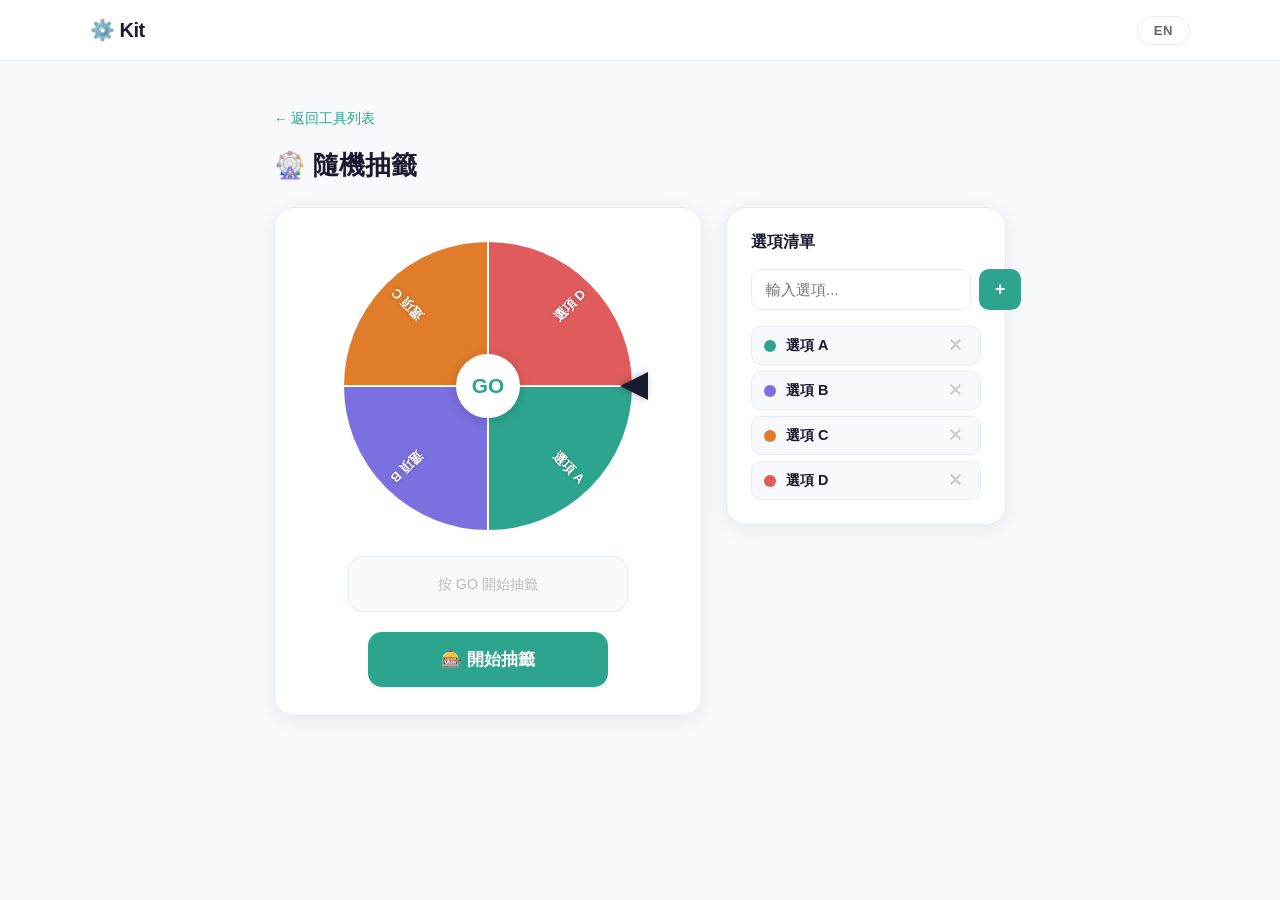
<file: tools/wheel.html>
<!DOCTYPE html>
<html lang="zh-TW">
<head>
  <meta charset="UTF-8">
  <meta name="viewport" content="width=device-width, initial-scale=1.0">
  <title>隨機抽籤｜Kit</title>
  <link rel="stylesheet" href="../style.css">
  <script src="../lang.js"></script>
  <style>
    .wheel-layout {
      display: grid;
      grid-template-columns: 1fr 280px;
      gap: 24px;
      align-items: start;
    }
    @media (max-width: 680px) { .wheel-layout { grid-template-columns: 1fr; } }
    .wheel-area {
      background: #fff; border-radius: 20px; padding: 28px;
      border: 1px solid #e8edf3; box-shadow: 0 4px 20px rgba(0,0,0,0.07);
      display: flex; flex-direction: column; align-items: center; gap: 20px;
    }
    .canvas-wrap {
      position: relative; display: flex; align-items: center; justify-content: center;
    }
    #wheelCanvas { border-radius: 50%; display: block; }
    .pointer {
      position: absolute; right: -10px; top: 50%; transform: translateY(-50%);
      width: 0; height: 0;
      border-top: 14px solid transparent; border-bottom: 14px solid transparent;
      border-right: 28px solid #1a1a2e;
      filter: drop-shadow(-2px 0 4px rgba(0,0,0,0.25));
    }
    .spin-center {
      position: absolute; width: 64px; height: 64px; background: #fff;
      border-radius: 50%; display: flex; align-items: center; justify-content: center;
      font-size: 1.3rem; font-weight: 800; color: #2da58e;
      box-shadow: 0 2px 12px rgba(0,0,0,0.18); cursor: pointer;
      border: 3px solid #fff; transition: transform 0.15s; user-select: none;
    }
    .spin-center:hover { transform: scale(1.08); }
    .spin-center:active { transform: scale(0.96); }
    .spin-btn {
      width: 100%; max-width: 240px; padding: 16px; border: none; border-radius: 14px;
      background: #2da58e; color: #fff; font-size: 1.05rem; font-weight: 700;
      cursor: pointer; font-family: inherit; transition: filter 0.15s, transform 0.1s;
    }
    .spin-btn:hover { filter: brightness(0.92); }
    .spin-btn:active { transform: scale(0.97); }
    .spin-btn:disabled { background: #ccc; cursor: default; filter: none; }
    .result-box {
      width: 100%; max-width: 280px; padding: 16px 20px; background: #f7f9fc;
      border-radius: 14px; border: 1.5px solid #e8edf3; text-align: center;
      min-height: 56px; display: flex; align-items: center; justify-content: center;
    }
    .result-text { font-size: 1.2rem; font-weight: 700; color: #2da58e; }
    .result-placeholder { font-size: 0.9rem; color: #bbb; }
    .options-panel {
      background: #fff; border-radius: 20px; padding: 24px;
      border: 1px solid #e8edf3; box-shadow: 0 4px 20px rgba(0,0,0,0.07);
    }
    .options-panel h3 { font-size: 1rem; font-weight: 700; margin-bottom: 16px; color: #1a1a2e; }
    .add-input-row { display: flex; gap: 8px; margin-bottom: 16px; }
    .add-input {
      flex: 1; padding: 10px 14px; border: 1.5px solid #e8edf3; border-radius: 10px;
      font-size: 0.95rem; font-family: inherit; outline: none; transition: border-color 0.15s;
    }
    .add-input:focus { border-color: #2da58e; }
    .add-btn {
      padding: 10px 16px; background: #2da58e; color: #fff; border: none;
      border-radius: 10px; font-size: 1.1rem; font-weight: 700; cursor: pointer;
      font-family: inherit; transition: filter 0.15s;
    }
    .add-btn:hover { filter: brightness(0.9); }
    .option-list { display: flex; flex-direction: column; gap: 6px; }
    .option-item {
      display: flex; align-items: center; gap: 10px; padding: 9px 12px;
      border-radius: 10px; background: #f7f9fc; border: 1px solid #e8edf3;
    }
    .option-dot { width: 12px; height: 12px; border-radius: 50%; flex-shrink: 0; }
    .option-label {
      flex: 1; font-size: 0.9rem; font-weight: 600; color: #1a1a2e;
      overflow: hidden; text-overflow: ellipsis; white-space: nowrap;
      cursor: text;
    }
    .option-label:hover { color: #2da58e; }
    .option-edit-input {
      flex: 1; font-size: 0.9rem; font-weight: 600; font-family: inherit;
      color: #1a1a2e; border: 1.5px solid #2da58e; border-radius: 6px;
      padding: 2px 8px; outline: none; background: #fff; min-width: 0;
    }
    .del-btn {
      background: none; border: none; color: #ccc; font-size: 1rem;
      cursor: pointer; padding: 0 4px; line-height: 1; transition: color 0.15s;
    }
    .del-btn:hover { color: #e05c5c; }
    .empty-hint { font-size: 0.85rem; color: #bbb; text-align: center; padding: 12px 0; }
  </style>
</head>
<body>

  <nav class="navbar">
    <div class="nav-inner">
      <a href="../index.html" class="logo">⚙️ Kit</a>
      <button id="lang-toggle" class="lang-toggle" onclick="toggleLang()">EN</button>
    </div>
  </nav>

  <div class="tool-page-wrap" style="max-width:780px">
    <a href="../index.html" class="back-link" data-zh="← 返回工具列表" data-en="← Back to Tools">← 返回工具列表</a>
    <h1>🎡 <span data-zh="隨機抽籤" data-en="Random Draw">隨機抽籤</span></h1>

    <div class="wheel-layout">
      <div class="wheel-area">
        <div class="canvas-wrap">
          <canvas id="wheelCanvas" width="300" height="300"></canvas>
          <div class="pointer"></div>
          <div class="spin-center" onclick="spin()">GO</div>
        </div>
        <div class="result-box" id="resultBox">
          <span class="result-placeholder" id="resultPlaceholder" data-zh="按 GO 開始抽籤" data-en="Press GO to spin">按 GO 開始抽籤</span>
        </div>
        <button class="spin-btn" id="spinBtn" onclick="spin()" data-zh="🎰 開始抽籤" data-en="🎰 Spin">🎰 開始抽籤</button>
      </div>

      <div class="options-panel">
        <h3 data-zh="選項清單" data-en="Options">選項清單</h3>
        <div class="add-input-row">
          <input class="add-input" id="addInput" maxlength="20"
                 data-zh-placeholder="輸入選項..." data-en-placeholder="Add option..."
                 placeholder="輸入選項..."
                 onkeydown="if(event.key==='Enter') addOption()">
          <button class="add-btn" onclick="addOption()">+</button>
        </div>
        <div class="option-list" id="optionList"></div>
      </div>
    </div>
  </div>

  <script>
    const COLORS = [
      '#2da58e','#7c6fe0','#e07c2a','#e05c5c','#3a86ff',
      '#f9c846','#43aa8b','#f8961e','#577590','#c77dff',
      '#4cc9f0','#f72585','#4361ee','#7209b7','#06d6a0',
    ];

    let options = [
      t('選項 A','Option A'), t('選項 B','Option B'),
      t('選項 C','Option C'), t('選項 D','Option D')
    ];
    let spinning = false, currentAngle = 0;

    function drawWheel(angle) {
      const canvas = document.getElementById('wheelCanvas');
      const ctx = canvas.getContext('2d');
      const cx=canvas.width/2, cy=canvas.height/2, r=cx-4, n=options.length;
      ctx.clearRect(0,0,canvas.width,canvas.height);
      if (n===0) {
        ctx.beginPath(); ctx.arc(cx,cy,r,0,Math.PI*2);
        ctx.fillStyle='#f0f3f7'; ctx.fill();
        ctx.fillStyle='#ccc'; ctx.font='14px -apple-system,sans-serif';
        ctx.textAlign='center';
        ctx.fillText(t('請先新增選項','Add options first'),cx,cy);
        return;
      }
      const slice=(Math.PI*2)/n;
      options.forEach((opt,i)=>{
        const start=angle+i*slice, end=start+slice;
        ctx.beginPath(); ctx.moveTo(cx,cy); ctx.arc(cx,cy,r,start,end);
        ctx.closePath(); ctx.fillStyle=COLORS[i%COLORS.length]; ctx.fill();
        ctx.strokeStyle='#fff'; ctx.lineWidth=2; ctx.stroke();
        ctx.save(); ctx.translate(cx,cy); ctx.rotate(start+slice/2);
        ctx.textAlign='right'; ctx.fillStyle='#fff';
        ctx.font=`bold ${n>8?11:13}px -apple-system,sans-serif`;
        ctx.shadowColor='rgba(0,0,0,0.3)'; ctx.shadowBlur=3;
        const maxLen=n>10?6:10;
        ctx.fillText(opt.length>maxLen?opt.slice(0,maxLen)+'…':opt, r-12, 5);
        ctx.restore();
      });
      ctx.beginPath(); ctx.arc(cx,cy,r,0,Math.PI*2);
      ctx.strokeStyle='#fff'; ctx.lineWidth=4; ctx.stroke();
    }

    function spin() {
      if (spinning||options.length<2) return;
      spinning=true;
      document.getElementById('spinBtn').disabled=true;
      document.getElementById('resultBox').innerHTML=
        `<span class="result-placeholder">${t('抽籤中...','Spinning...')}</span>`;
      const extra=(Math.random()*360+1440)*(Math.PI/180);
      const duration=4000+Math.random()*1000;
      const startAngle=currentAngle, startTime=performance.now();
      function easeOut(t){return 1-Math.pow(1-t,4);}
      function frame(now){
        const p=Math.min((now-startTime)/duration,1);
        currentAngle=startAngle+extra*easeOut(p);
        drawWheel(currentAngle);
        if(p<1){requestAnimationFrame(frame);}
        else{spinning=false;document.getElementById('spinBtn').disabled=false;showResult();}
      }
      requestAnimationFrame(frame);
    }

    function showResult() {
      const n=options.length, slice=(Math.PI*2)/n;
      const normalized=((-currentAngle)%(Math.PI*2)+Math.PI*2)%(Math.PI*2);
      const idx=Math.floor(normalized/slice)%n;
      const winner=options[idx], color=COLORS[idx%COLORS.length];
      document.getElementById('resultBox').innerHTML=
        `<span class="result-text" style="color:${color}">🎉 ${winner}</span>`;
    }

    function renderOptions() {
      const list=document.getElementById('optionList');
      if(options.length===0){
        list.innerHTML=`<div class="empty-hint">${t('尚無選項，請新增','No options yet, add some')}</div>`;
      } else {
        list.innerHTML=options.map((opt,i)=>`
          <div class="option-item">
            <div class="option-dot" style="background:${COLORS[i%COLORS.length]}"></div>
            <span class="option-label" title="${t('點擊編輯','Click to edit')}" onclick="startEdit(${i}, this)">${opt}</span>
            <button class="del-btn" onclick="removeOption(${i})">✕</button>
          </div>`).join('');
      }
      drawWheel(currentAngle);
    }

    function startEdit(i, el) {
      const input = document.createElement('input');
      input.value = options[i];
      input.className = 'option-edit-input';
      input.maxLength = 20;
      el.replaceWith(input);
      input.focus();
      input.select();
      function save() {
        const val = input.value.trim();
        if (val) options[i] = val;
        renderOptions();
      }
      input.addEventListener('blur', save);
      input.addEventListener('keydown', e => {
        if (e.key === 'Enter') { input.blur(); }
        if (e.key === 'Escape') { options[i] = options[i]; renderOptions(); }
      });
    }

    function addOption() {
      const input=document.getElementById('addInput');
      const val=input.value.trim();
      if(!val) return;
      if(options.length>=15){alert(t('最多 15 個選項','Max 15 options'));return;}
      options.push(val); input.value=''; input.focus();
      renderOptions();
    }

    function removeOption(i) {
      if(options.length<=2){alert(t('至少需要 2 個選項','Need at least 2 options'));return;}
      options.splice(i,1); renderOptions();
    }

    document.addEventListener('langchange', () => renderOptions());

    renderOptions();
  </script>

</body>
</html>
</file>
<file: style.css>
*, *::before, *::after { box-sizing: border-box; margin: 0; padding: 0; }

body {
  font-family: -apple-system, BlinkMacSystemFont, "Segoe UI", "Noto Sans TC", sans-serif;
  background: #f7f9fc;
  color: #1a1a2e;
  min-height: 100vh;
}

/* Navbar */
.navbar {
  position: sticky;
  top: 0;
  background: rgba(255,255,255,0.9);
  backdrop-filter: blur(12px);
  border-bottom: 1px solid #e8edf3;
  z-index: 100;
  padding: 0 24px;
}
.nav-inner {
  max-width: 1100px;
  margin: 0 auto;
  height: 60px;
  display: flex;
  align-items: center;
  justify-content: space-between;
}
.lang-toggle {
  padding: 6px 16px;
  border: 1.5px solid #e8edf3;
  border-radius: 999px;
  background: transparent;
  color: #666;
  font-size: 0.82rem;
  font-weight: 700;
  cursor: pointer;
  font-family: inherit;
  letter-spacing: 0.5px;
  transition: all 0.15s;
}
.lang-toggle:hover { border-color: #2da58e; color: #2da58e; }
.logo {
  font-size: 1.25rem;
  font-weight: 700;
  color: #1a1a2e;
  text-decoration: none;
  letter-spacing: -0.5px;
}

/* Hero */
.hero {
  background: linear-gradient(160deg, #ffffff 0%, #eaf4f1 50%, #e8f0fe 100%);
  text-align: center;
  padding: 80px 24px 72px;
}
.badge {
  display: inline-block;
  background: #e8f5f0;
  color: #2da58e;
  font-size: 0.8rem;
  font-weight: 600;
  padding: 4px 14px;
  border-radius: 999px;
  margin-bottom: 24px;
  border: 1px solid #c5e8e0;
}
.hero h1 {
  font-size: clamp(2.2rem, 6vw, 3.6rem);
  font-weight: 800;
  line-height: 1.2;
  letter-spacing: -1px;
  margin-bottom: 16px;
}
.accent { color: #2da58e; }
.hero p {
  font-size: 1rem;
  color: #666;
  margin-top: 8px;
}

/* Tools Grid */
.tools-grid {
  max-width: 1100px;
  margin: 48px auto;
  padding: 0 24px;
  display: grid;
  grid-template-columns: repeat(auto-fill, minmax(300px, 1fr));
  gap: 24px;
}

.tool-card {
  background: #fff;
  border-radius: 16px;
  padding: 32px 28px;
  border: 1px solid #e8edf3;
  box-shadow: 0 2px 12px rgba(0,0,0,0.05);
  text-decoration: none;
  color: inherit;
  display: flex;
  flex-direction: column;
  gap: 10px;
  transition: transform 0.18s ease, box-shadow 0.18s ease;
}
.tool-card:not(.coming-soon):hover {
  transform: translateY(-4px);
  box-shadow: 0 8px 28px rgba(0,0,0,0.1);
}
.coming-soon { opacity: 0.65; cursor: default; }

.tool-icon {
  width: 52px;
  height: 52px;
  border-radius: 14px;
  display: flex;
  align-items: center;
  justify-content: center;
  font-size: 1.6rem;
  margin-bottom: 4px;
}

.tool-card h2 {
  font-size: 1.15rem;
  font-weight: 700;
}
.tool-card p {
  font-size: 0.9rem;
  color: #666;
  line-height: 1.6;
  flex: 1;
}
.tool-link {
  font-size: 0.9rem;
  font-weight: 600;
  color: #2da58e;
  margin-top: 4px;
}
.tool-link.muted { color: #aaa; }

/* Footer */
.footer-note {
  text-align: center;
  color: #aaa;
  font-size: 0.85rem;
  margin: 8px 0 40px;
}
footer {
  text-align: center;
  padding: 24px;
  border-top: 1px solid #e8edf3;
  font-size: 0.8rem;
  color: #aaa;
}

/* Tool page shared */
.tool-page-wrap {
  max-width: 520px;
  margin: 48px auto;
  padding: 0 24px;
}
.tool-page-wrap h1 {
  font-size: 1.6rem;
  font-weight: 800;
  margin-bottom: 24px;
}
.back-link {
  display: inline-flex;
  align-items: center;
  gap: 6px;
  font-size: 0.85rem;
  color: #2da58e;
  text-decoration: none;
  margin-bottom: 20px;
  font-weight: 500;
}
.back-link:hover { text-decoration: underline; }

/* Calculator */
.calc-wrap {
  background: #fff;
  border-radius: 20px;
  padding: 28px;
  border: 1px solid #e8edf3;
  box-shadow: 0 4px 20px rgba(0,0,0,0.07);
}
.calc-display {
  background: #f7f9fc;
  border-radius: 12px;
  padding: 20px 20px 12px;
  margin-bottom: 20px;
  text-align: right;
  border: 1px solid #e8edf3;
}
.calc-expression {
  font-size: 0.9rem;
  color: #aaa;
  min-height: 20px;
  margin-bottom: 6px;
  word-break: break-all;
}
.calc-value {
  font-size: 2.4rem;
  font-weight: 700;
  color: #1a1a2e;
  word-break: break-all;
  line-height: 1.2;
}
.calc-buttons {
  display: grid;
  grid-template-columns: repeat(4, 1fr);
  gap: 10px;
}
.calc-btn {
  padding: 18px 0;
  border: none;
  border-radius: 12px;
  font-size: 1.1rem;
  font-weight: 600;
  cursor: pointer;
  transition: filter 0.12s, transform 0.1s;
  font-family: inherit;
}
.calc-btn:hover { filter: brightness(0.94); }
.calc-btn:active { transform: scale(0.95); }

.btn-num   { background: #f0f3f7; color: #1a1a2e; }
.btn-op    { background: #e8f5f0; color: #2da58e; }
.btn-eq    { background: #2da58e; color: #fff; grid-column: span 2; }
.btn-clear { background: #fff0f0; color: #e05c5c; }
.btn-back  { background: #f0f3f7; color: #555; }
.btn-zero  { grid-column: span 2; }
</file>
